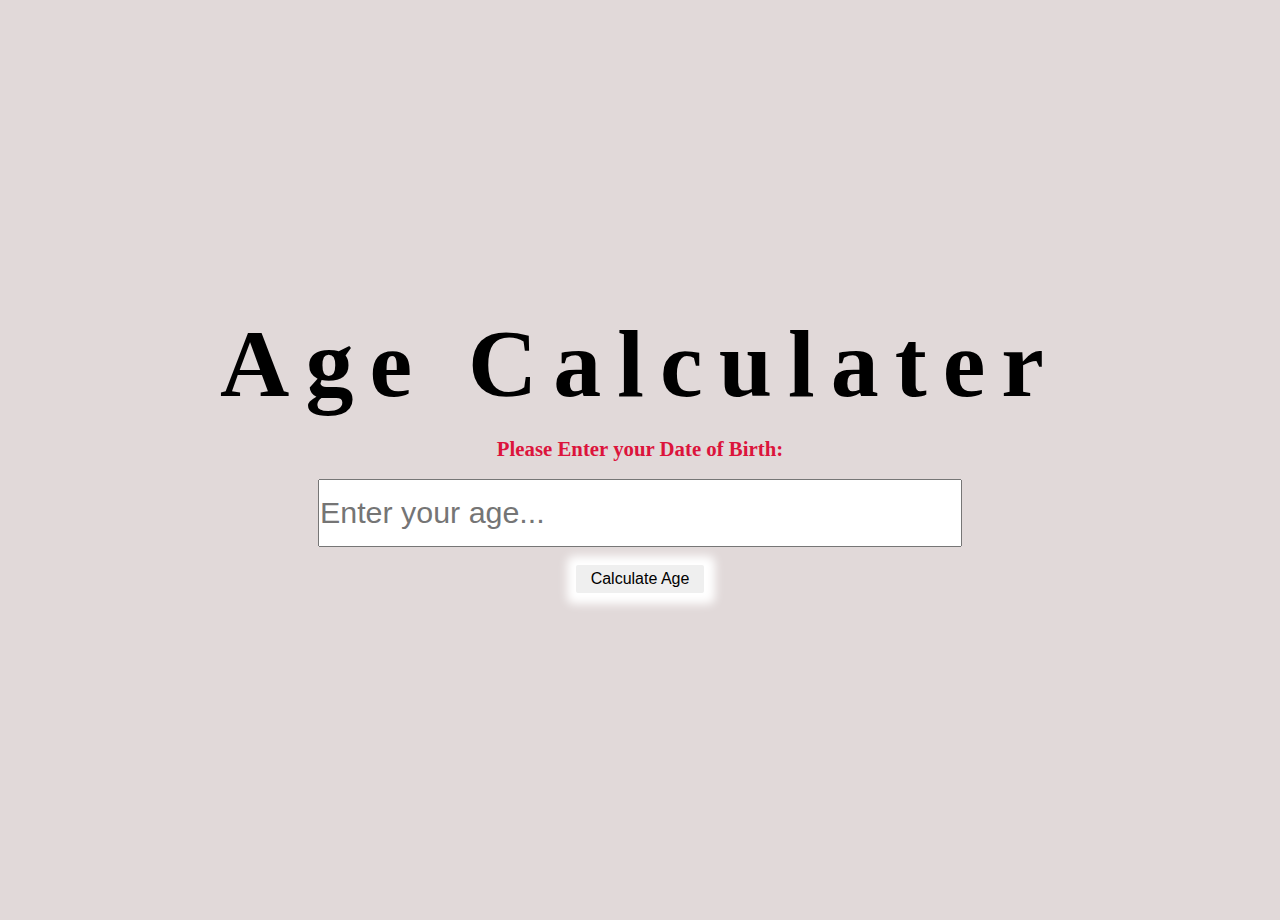
<file: Age Calculater/index.html>
<!DOCTYPE html>
<html lang="en">
  <head>
    <meta charset="UTF-8" />
    <meta name="viewport" content="width=device-width, initial-scale=1.0" />
    <title>Age Calculater</title>
    <link rel="stylesheet" href="style.css" />
  </head>
  <body>
    <div>
      <h2>Age Calculater</h2>
      <br />
      <h4>Please Enter your Date of Birth:</h4>
      <br />
      <input id="input" type="text" placeholder="Enter your age..." /> <br />
      <button id="calculateAge">Calculate Age</button>
    </div>

    <p id="ageShow"></p>

    <script src="app.js"></script>
  </body>
</html>
</file>
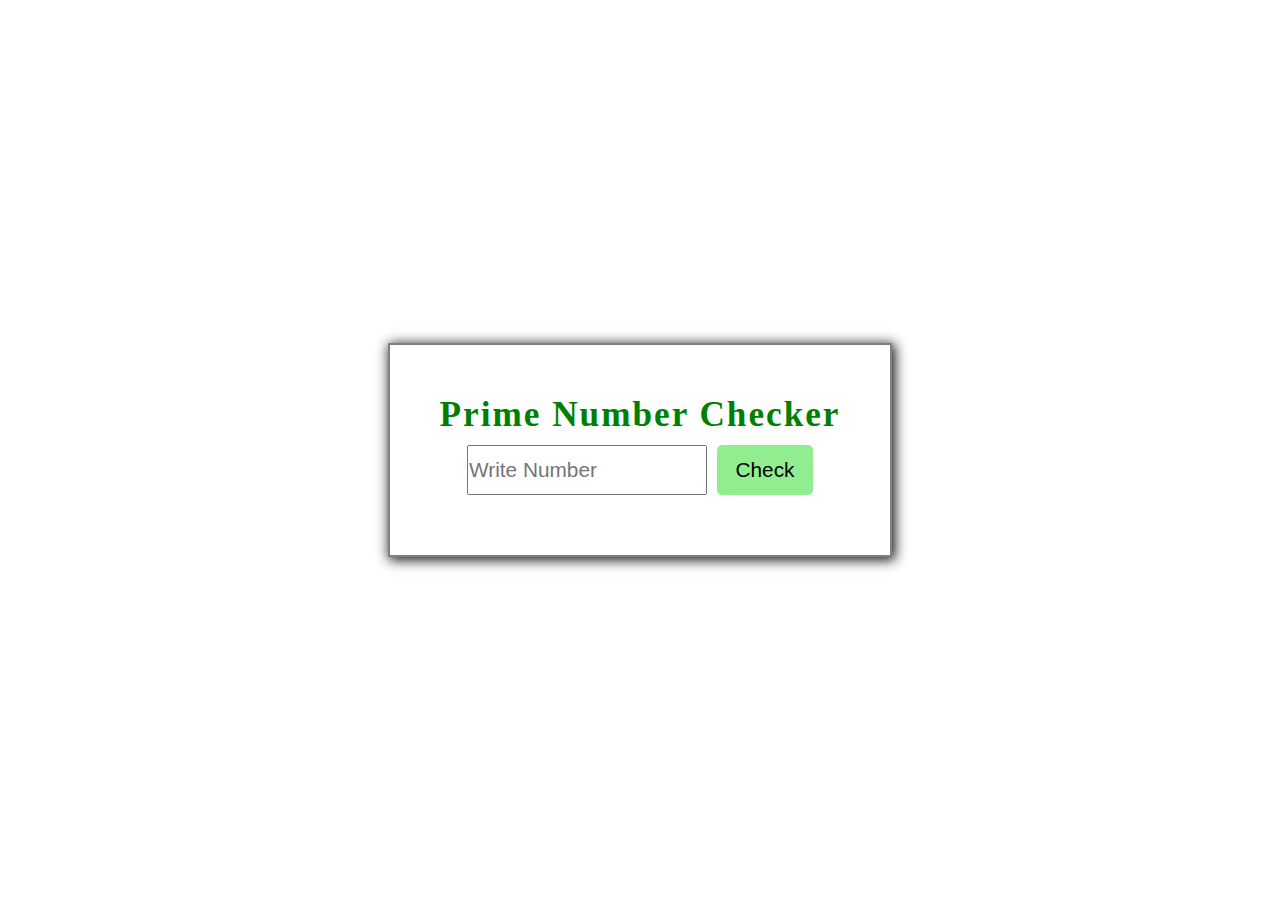
<file: Check Prime_and_Non-Prime_Number/index.html>
<!DOCTYPE html>
<html lang="en">
  <head>
    <meta charset="UTF-8" />
    <meta name="viewport" content="width=device-width, initial-scale=1.0" />
    <link rel="stylesheet" href="style.css" />
    <title>Document</title>
  </head>
  <body>
    <div class="container">
      <h2>Prime Number Checker</h2>
      <div class="inputContainer">
        <input id="input" type="text" placeholder="Write Number" />
        <button id="checkBtn">Check</button>
      </div>
      <div class="result">
        <p id="resultstatus"></p>
      </div>
    </div>

    <script>
      const input = document.getElementById("input");
      const checkBtn = document.getElementById("checkBtn");
      const resultStatus = document.getElementById("resultstatus");

      checkBtn.addEventListener("click", () => {
        const num = parseInt(input.value);

        if (isNaN(num) || num < 1) {
          resultStatus.textContent = "Please enter a valid positive number.";
          return;
        }

        if (isPrime(num)) {
          resultStatus.textContent = `${num} is a Prime Number ✅`;
        } else {
          resultStatus.textContent = `${num} is NOT a Prime Number ❌`;
        }
      });

      function isPrime(n) {
        if (n < 2) return false;
        for (let i = 2; i <= Math.sqrt(n); i++) {
          if (n % i === 0) return false;
        }
        return true;
      }
    </script>
  </body>
</html>
</file>
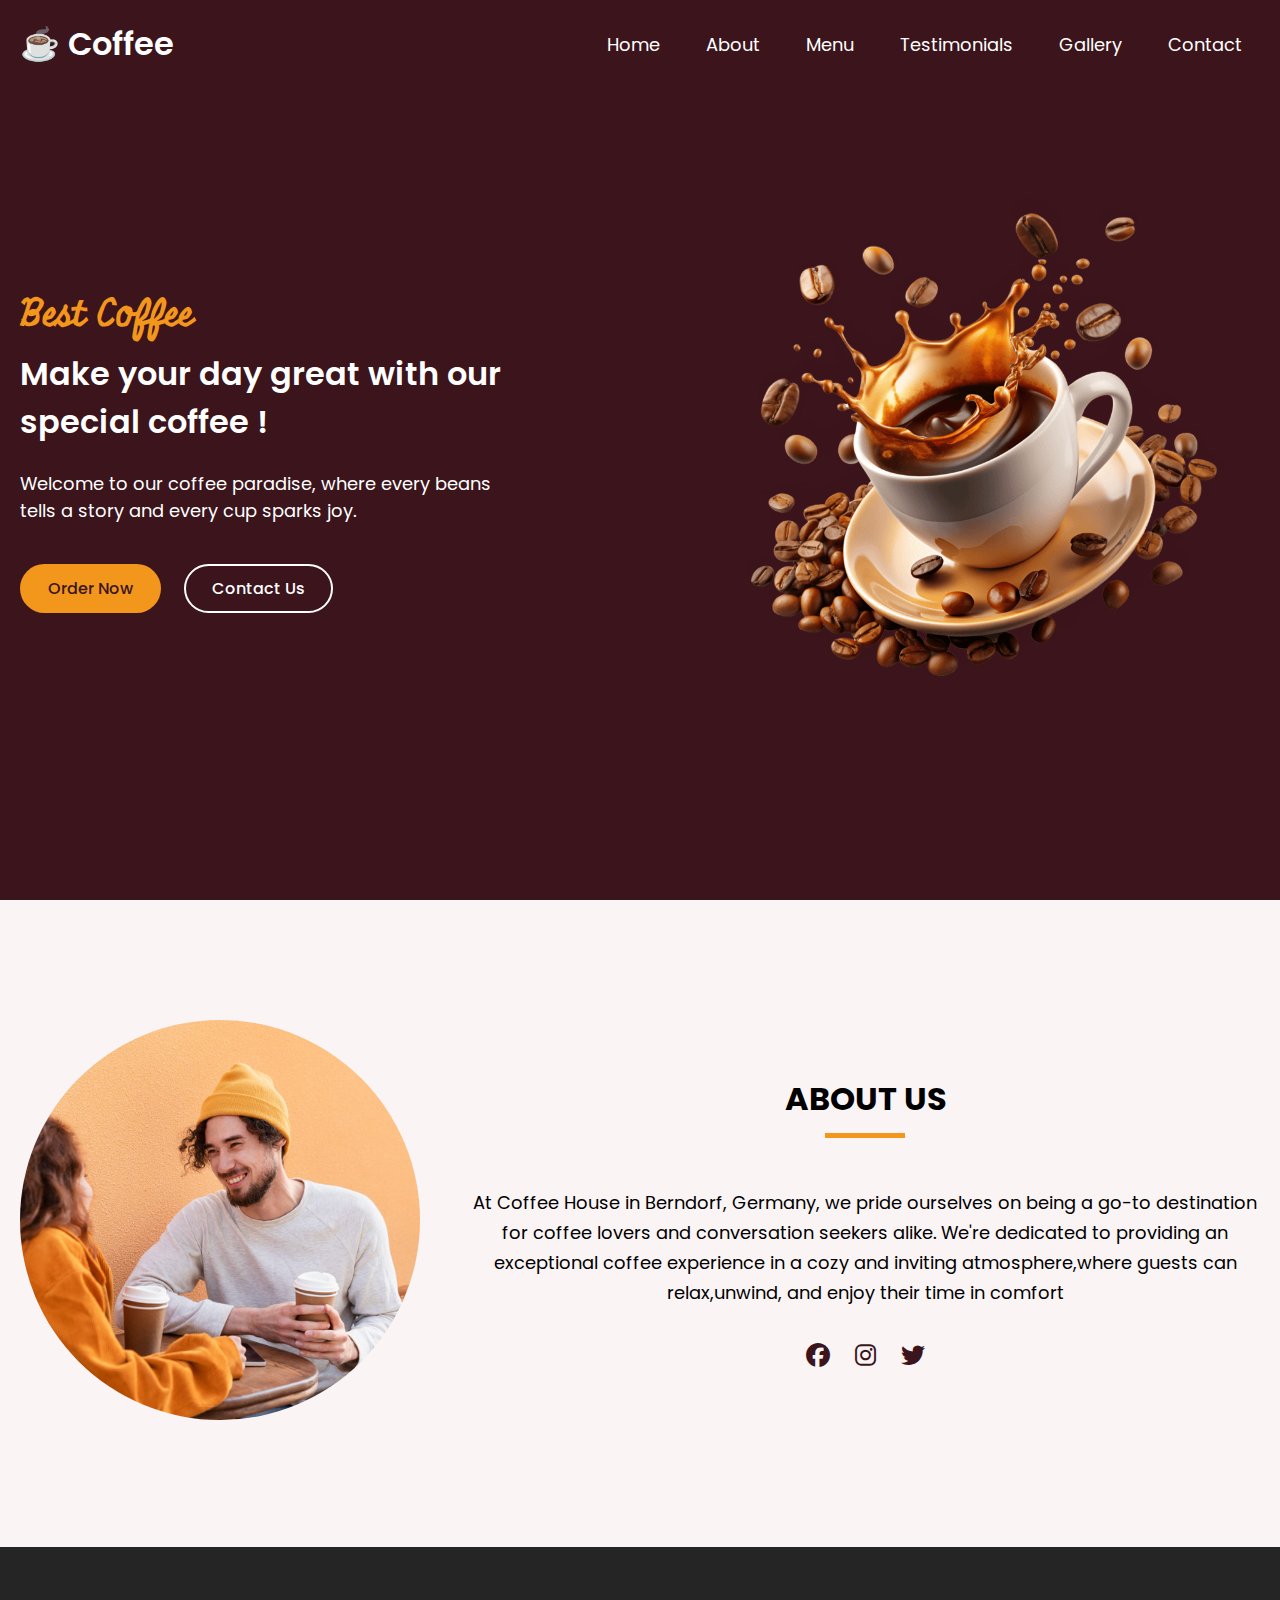
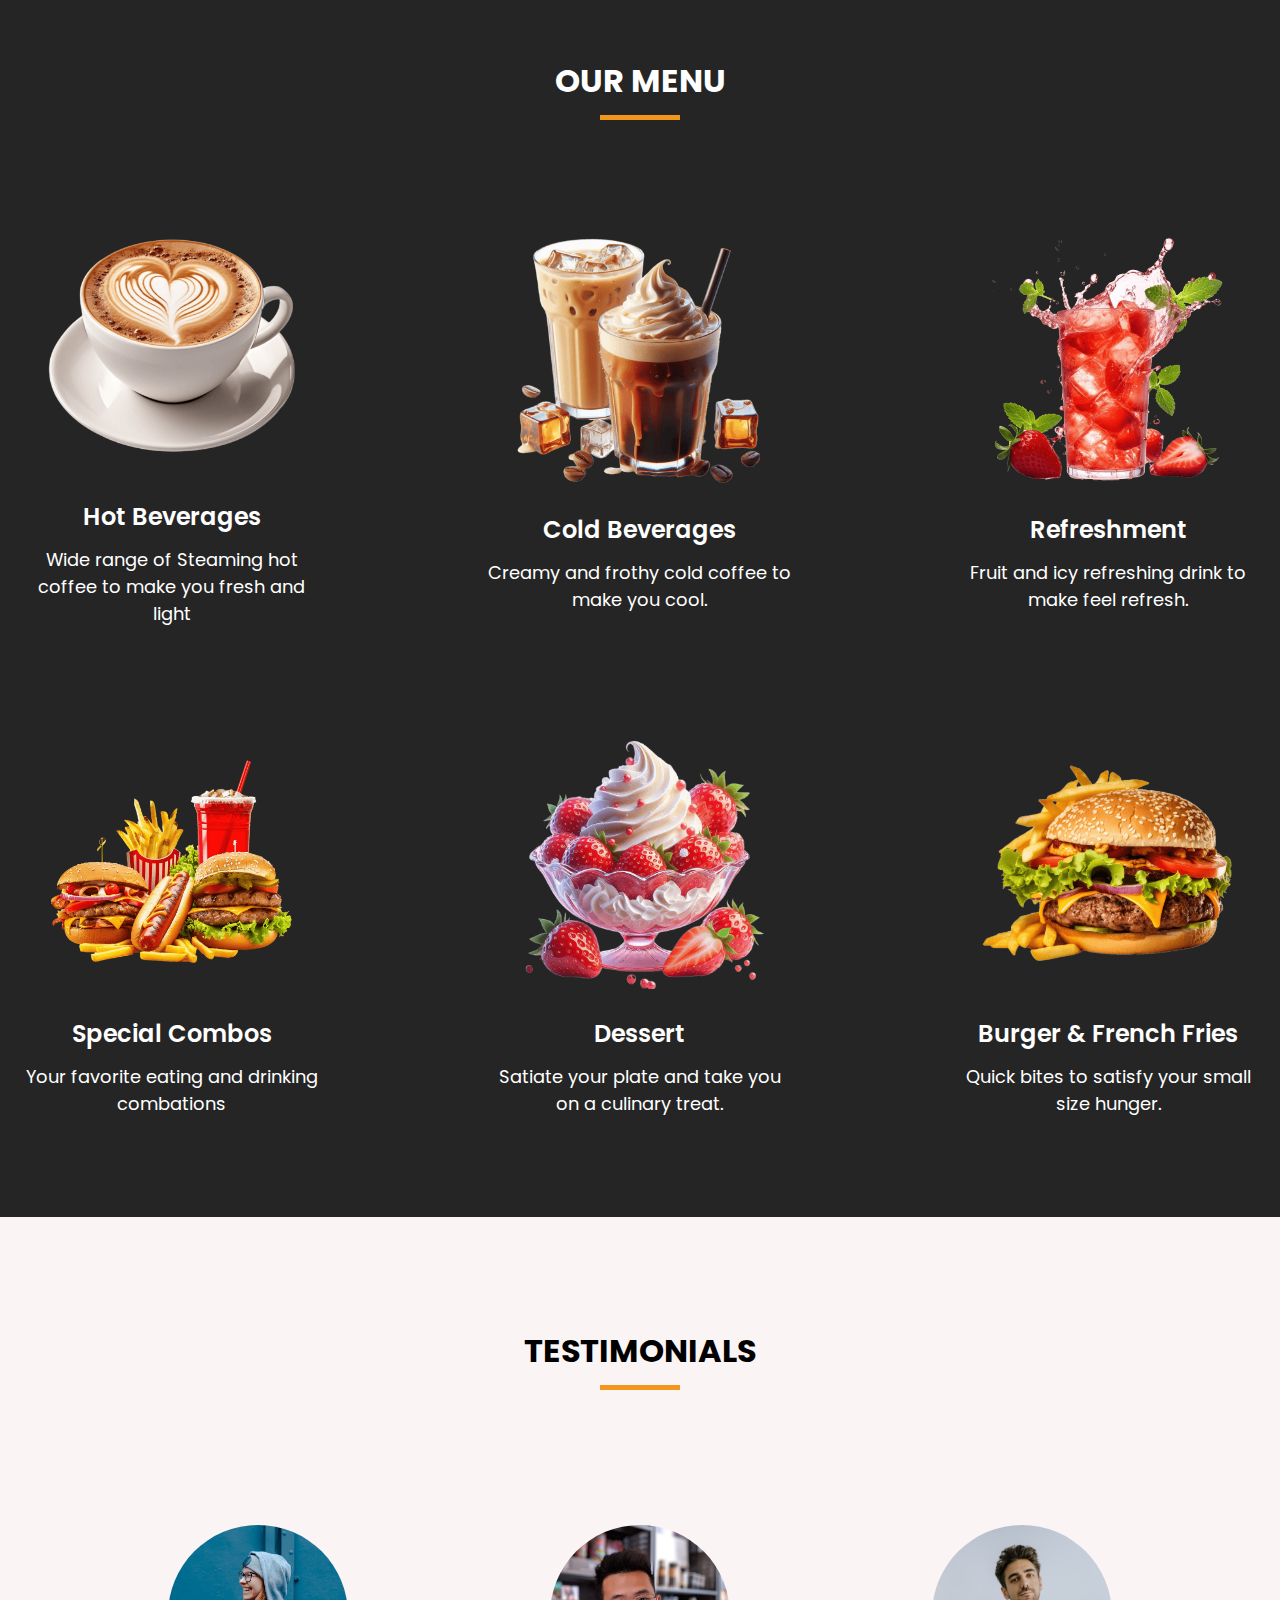
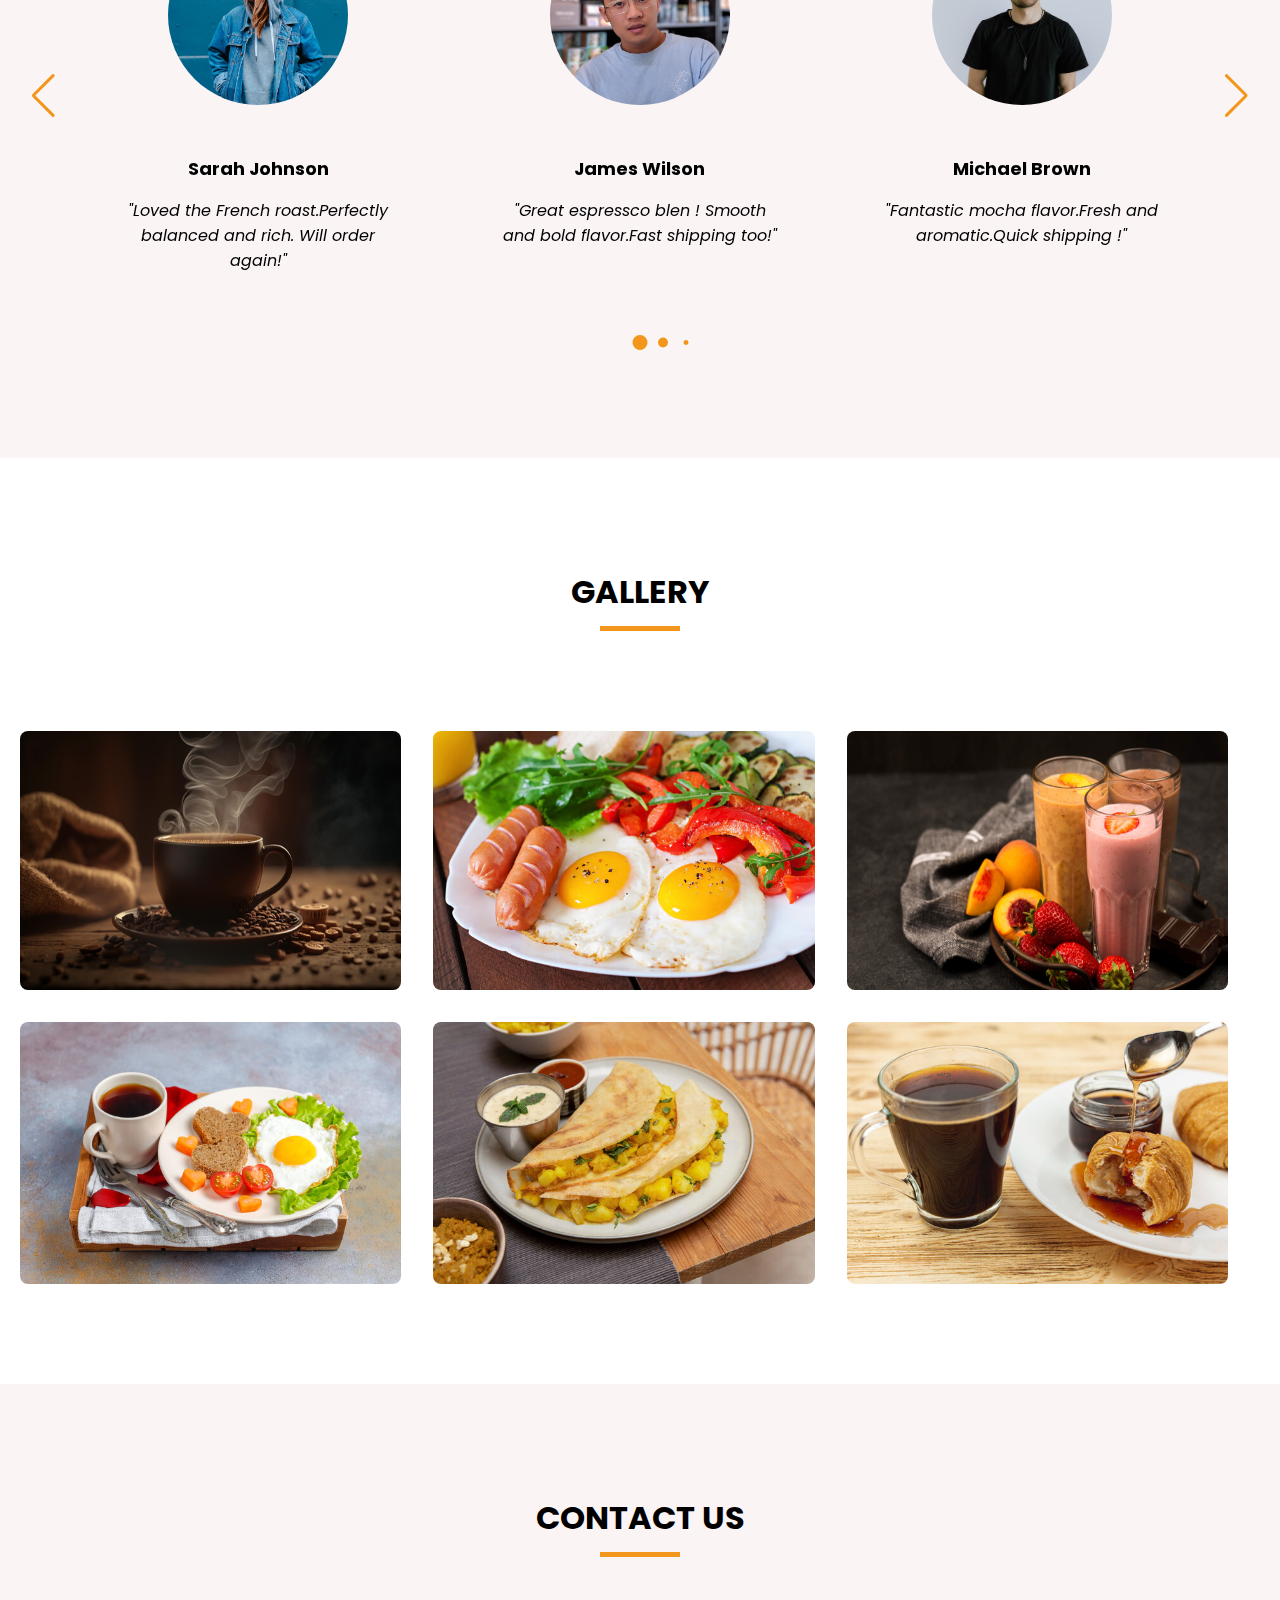
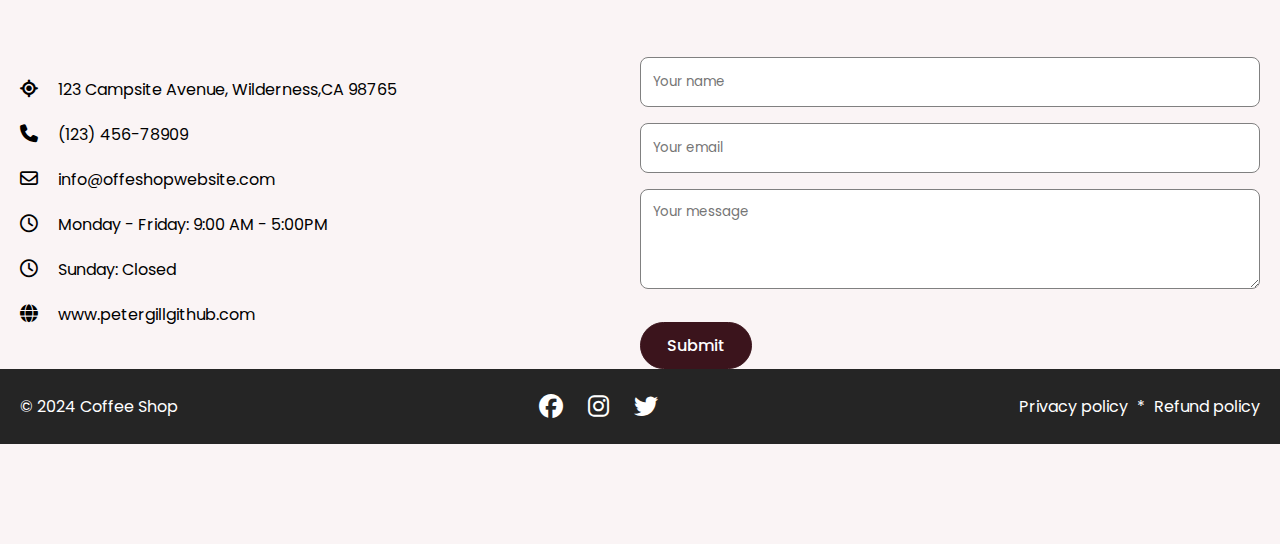
<file: Coffee Website/index.html>
<!DOCTYPE html>
<html lang="en">
  <head>
    <meta charset="UTF-8" />
    <meta name="viewport" content="width=device-width, initial-scale=1.0" />
    <title>Coffee WebSit</title>

    <!-- Linking Font Awesome Icons -->
    <link
      rel="stylesheet"
      href="https://cdnjs.cloudflare.com/ajax/libs/font-awesome/6.7.2/css/all.min.css"
    />
    <!-- Link Swipper CSS -->
    <link
      rel="stylesheet"
      href="https://cdn.jsdelivr.net/npm/swiper@11/swiper-bundle.min.css"
    />
    <link rel="stylesheet" href="style.css" />
  </head>
  <body>
    <!-- Header  / NavBar-->
    <header>
      <nav class="navbar section-content">
        <a href="#" class="nav-logo">
          <h2 class="logo-text">☕️ Coffee</h2>
        </a>
        <ul class="nav-menu">
          <button id="menu-close-button" class="fas fa-times"></button>
          <li class="nav-item">
            <a href="#" class="nav-link">Home</a>
          </li>
          <li class="nav-item">
            <a href="#about" class="nav-link">About</a>
          </li>
          <li class="nav-item">
            <a href="#menu" class="nav-link">Menu</a>
          </li>
          <li class="nav-item">
            <a href="#testimonials" class="nav-link">Testimonials</a>
          </li>
          <li class="nav-item">
            <a href="#gallery" class="nav-link">Gallery</a>
          </li>
          <li class="nav-item">
            <a href="#contact" class="nav-link">Contact</a>
          </li>
        </ul>
        <button id="menu-open-button" class="fas fa-bars"></button>
      </nav>
    </header>

    <main>
      <!-- Hero Section -->
      <section class="hero-section">
        <div class="section-content">
          <div class="hero-details">
            <h2 class="title">Best Coffee</h2>
            <h3 class="subtitle">
              Make your day great with our special coffee !
            </h3>
            <p class="description">
              Welcome to our coffee paradise, where every beans tells a story
              and every cup sparks joy.
            </p>

            <div class="buttons">
              <a href="#" class="button order-now">Order Now</a>
              <a href="#" class="button contact-us">Contact Us</a>
            </div>
          </div>
          <div class="hero-image-wrapper">
            <img
              src="images 2/coffee-hero-section.png"
              alt="Hero"
              class="hero-image"
            />
          </div>
        </div>
      </section>

      <!-- About Section -->

      <section class="about-section" id="about">
        <div class="section-content">
          <div class="about-image-wrapper">
            <img
              src="images 2/about-image.jpg"
              alt="About"
              class="about-image"
            />
          </div>
          <div class="about-details">
            <h2 class="section-title">About Us</h2>
            <p class="text">
              At Coffee House in Berndorf, Germany, we pride ourselves on being
              a go-to destination for coffee lovers and conversation seekers
              alike. We're dedicated to providing an exceptional coffee
              experience in a cozy and inviting atmosphere,where guests can
              relax,unwind, and enjoy their time in comfort
            </p>

            <div class="social-link-list">
              <a href="" class="social-link"
                ><i class="fa-brands fa-facebook"></i
              ></a>
              <a href="" class="social-link"
                ><i class="fa-brands fa-instagram"></i
              ></a>
              <a href="" class="social-link"
                ><i class="fa-brands fa-twitter"></i
              ></a>
            </div>
          </div>
        </div>
      </section>

      <!-- MENU SECTION  -->
      <section class="menu-section" id="menu">
        <h2 class="section-title">Our Menu</h2>
        <div class="section-content">
          <ul class="menu-list">
            <li class="menu-item">
              <img
                src="images 2/hot-beverages.png"
                alt="Hot Beverages"
                class="menu-image"
              />
              <h3 class="name">Hot Beverages</h3>
              <p class="text">
                Wide range of Steaming hot coffee to make you fresh and light
              </p>
            </li>
            <li class="menu-item">
              <img
                src="images 2/cold-beverages.png"
                alt="Cold Beverages"
                class="menu-image"
              />
              <h3 class="name">Cold Beverages</h3>
              <p class="text">
                Creamy and frothy cold coffee to make you cool.
              </p>
            </li>
            <li class="menu-item">
              <img
                src="images 2/refreshment.png"
                alt="Refreshment"
                class="menu-image"
              />
              <h3 class="name">Refreshment</h3>
              <p class="text">
                Fruit and icy refreshing drink to make feel refresh.
              </p>
            </li>
            <li class="menu-item">
              <img
                src="images 2/special-combo.png"
                alt="Special Combos"
                class="menu-image"
              />
              <h3 class="name">Special Combos</h3>
              <p class="text">Your favorite eating and drinking combations</p>
            </li>
            <li class="menu-item">
              <img
                src="images 2/desserts.png"
                alt="Dessert"
                class="menu-image"
              />
              <h3 class="name">Dessert</h3>
              <p class="text">
                Satiate your plate and take you on a culinary treat.
              </p>
            </li>
            <li class="menu-item">
              <img
                src="images 2/burger-frenchfries.png"
                alt="Burger & French Fries"
                class="menu-image"
              />
              <h3 class="name">Burger & French Fries</h3>
              <p class="text">Quick bites to satisfy your small size hunger.</p>
            </li>
          </ul>
        </div>
      </section>

      <!-- Testimonials Section -->
      <section class="testimonials-section" id="testimonials">
        <h2 class="section-title">Testimonials</h2>
        <div class="section-content">
          <div class="slider-container swiper">
            <div class="slider-wrapper">
              <ul class="testimonials-list swiper-wrapper">
                <li class="testimonial swiper-slide">
                  <img
                    src="images 2/user-1.jpg"
                    alt="User"
                    class="user-image"
                  />
                  <h3 class="name">Sarah Johnson</h3>
                  <i class="feedback"
                    >"Loved the French roast.Perfectly balanced and rich. Will
                    order again!"</i
                  >
                </li>
                <li class="testimonial swiper-slide">
                  <img
                    src="images 2/user-2.jpg"
                    alt="User"
                    class="user-image"
                  />
                  <h3 class="name">James Wilson</h3>
                  <i class="feedback"
                    >"Great espressco blen ! Smooth and bold flavor.Fast
                    shipping too!"</i
                  >
                </li>
                <li class="testimonial swiper-slide">
                  <img
                    src="images 2/user-3.jpg"
                    alt="User"
                    class="user-image"
                  />
                  <h3 class="name">Michael Brown</h3>
                  <i class="feedback"
                    >"Fantastic mocha flavor.Fresh and aromatic.Quick shipping
                    !"</i
                  >
                </li>
                <li class="testimonial swiper-slide">
                  <img
                    src="images 2/user-4.jpg"
                    alt="User"
                    class="user-image"
                  />
                  <h3 class="name">Emily Harris</h3>
                  <i class="feedback"
                    >"Excellent quality! Fresh beans and quick delivery.Highly
                    recommend.!"</i
                  >
                </li>
                <li class="testimonial swiper-slide">
                  <img
                    src="images 2/user-5.jpg"
                    alt="User"
                    class="user-image"
                  />
                  <h3 class="name">Anthony Thompson</h3>
                  <i class="feedback"
                    >"Best decaf I've tried ! Smooth and flavorful.Arrived
                    promptly!"</i
                  >
                </li>
              </ul>

              <div class="swiper-pagination"></div>
              <div class="swiper-slide-button swiper-button-prev"></div>
              <div class="swiper-slide-button swiper-button-next"></div>
            </div>
          </div>
        </div>
      </section>

      <!-- Gallery Sectoin  -->
      <section class="gallery-section" id="gallery">
        <h2 class="section-title">Gallery</h2>
        <div class="section-content">
          <ul class="gallery-list">
            <li class="gallery-item">
              <img
                src="images 2/gallery-1.jpg"
                alt="Gallery"
                class="gallery-image"
              />
            </li>
            <li class="gallery-item">
              <img
                src="images 2/gallery-2.jpg"
                alt="Gallery"
                class="gallery-image"
              />
            </li>
            <li class="gallery-item">
              <img
                src="images 2/gallery-3.jpg"
                alt="Gallery"
                class="gallery-image"
              />
            </li>
            <li class="gallery-item">
              <img
                src="images 2/gallery-4.jpg"
                alt="Gallery"
                class="gallery-image"
              />
            </li>
            <li class="gallery-item">
              <img
                src="images 2/gallery-5.jpg"
                alt="Gallery"
                class="gallery-image"
              />
            </li>
            <li class="gallery-item">
              <img
                src="images 2/gallery-6.jpg"
                alt="Gallery"
                class="gallery-image"
              />
            </li>
          </ul>
        </div>
      </section>

      <!-- Contact US Section -->
      <section class="contact-section" id="contact">
        <h2 class="section-title">Contact Us</h2>
        <div class="section-content">
          <ul class="contact-info-list">
            <li class="contact-info">
              <i class="fa-solid fa-location-crosshairs"></i>
              <p>123 Campsite Avenue, Wilderness,CA 98765</p>
              
              <li class="contact-info">
                <i class="fa-solid fa-phone"></i>
                <p>(123) 456-78909</p>
              </li>
              <li class="contact-info">
                <i class="fa-regular fa-envelope"></i>
                <p>info@offeshopwebsite.com</p>
              </li>
              <li class="contact-info">
                <i class="fa-regular fa-clock"></i>
                <p>Monday - Friday: 9:00 AM - 5:00PM</p>
              </li>
              <li class="contact-info">
                <i class="fa-regular fa-clock"></i>
                <p>Sunday: Closed</p>
              </li>
              <li class="contact-info">
                <i class="fa-solid fa-globe"></i>
                <p>www.petergillgithub.com</p>
              </li>
            </li>
          </ul>

          <form action="#" class="contact-form">
            <input type="text" class="form-input" placeholder="Your name" required>
            <input type="email" class="form-input" placeholder="Your email" required>
            <textarea placeholder="Your message" class="form-input"></textarea>
            <button class=" submit-button">Submit</button>
          </form>
        </div>


        <!-- Footer Section -->
        <footer class="footer-section">

          <div class="section-content">
            <p class="copyright-text"> © 2024 Coffee Shop</p>
            
            <div class="social-link-list">
              <a href="" class="social-link"
                ><i class="fa-brands fa-facebook"></i
              ></a>
              <a href="" class="social-link"
                ><i class="fa-brands fa-instagram"></i
              ></a>
              <a href="" class="social-link"
                ><i class="fa-brands fa-twitter"></i
              ></a>
            </div>
            <p class="policy-text">
              <a href="#" class="policy-link">Privacy policy</a>
              <span class="separator">*</span>
              <a href="" class="policy-link">Refund policy</a>
            </p>
          </div>
        </footer>
      </section>
    </main>

    <!-- Linking Swipper Script -->
    <script src="https://cdn.jsdelivr.net/npm/swiper@11/swiper-bundle.min.js"></script>

    <!-- Linkding Custom Script -->
    <script src="app.js"></script>
  </body>
</html>
</file>
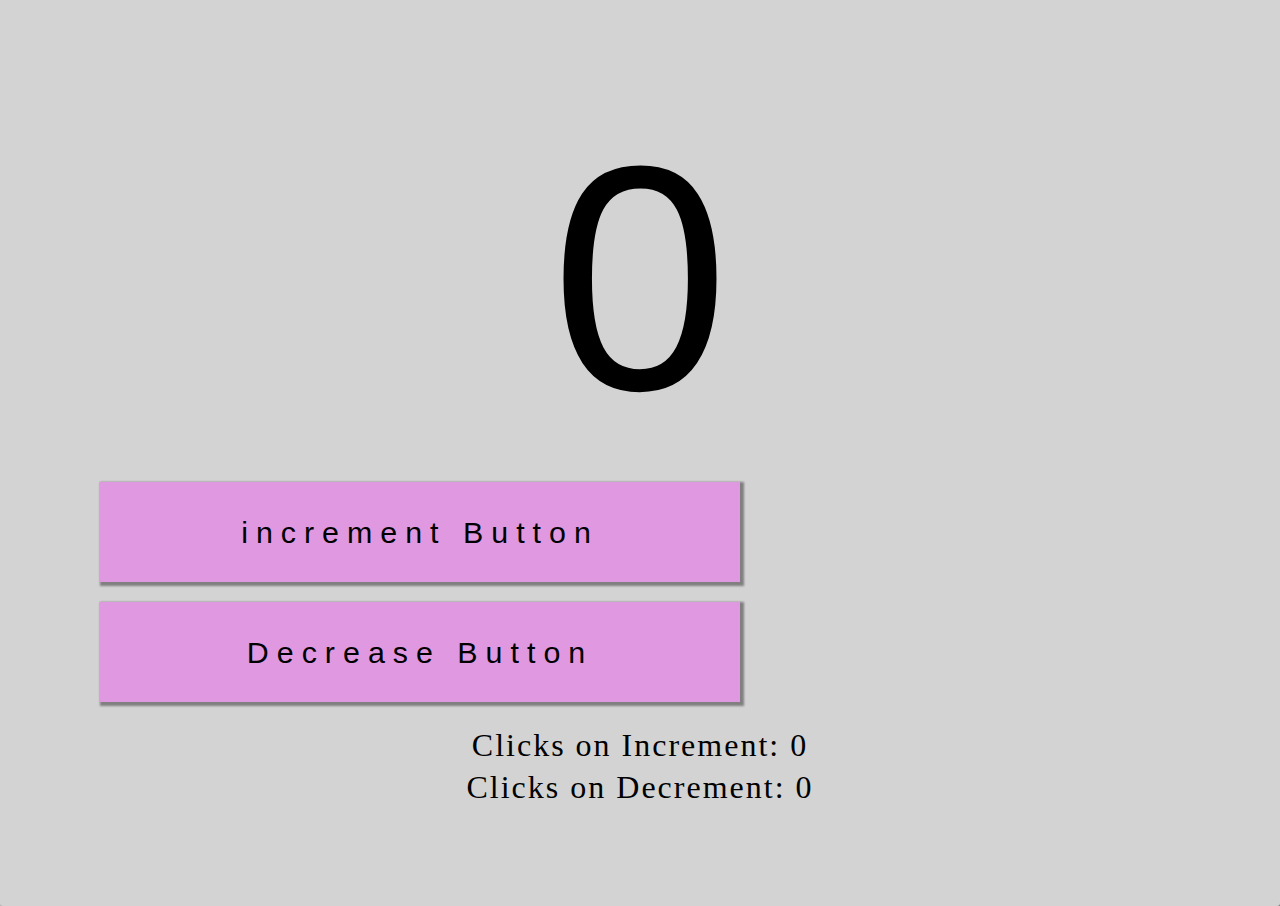
<file: Counter_App/index.html>
<!DOCTYPE html>
<html lang="en">
  <head>
    <meta charset="UTF-8" />
    <meta name="viewport" content="width=device-width, initial-scale=1.0" />
    <link rel="stylesheet" href="style.css" />
    <title>Document</title>
  </head>
  <body>
    <div class="container">
      <div class="counter">
        <p id="count">0</p>
      </div>
      <div class="buttons">
        <button id="increment_Button">increment Button</button>
        <button id="decrease_Button">Decrease Button</button>
      </div>
      <div class="click">
        <p>Clicks on Increment: <span id="incount">0</span></p>
        <p>Clicks on Decrement: <span id="decount">0</span></p>
      </div>
    </div>

    <script src="app.js"></script>
  </body>
</html>
</file>
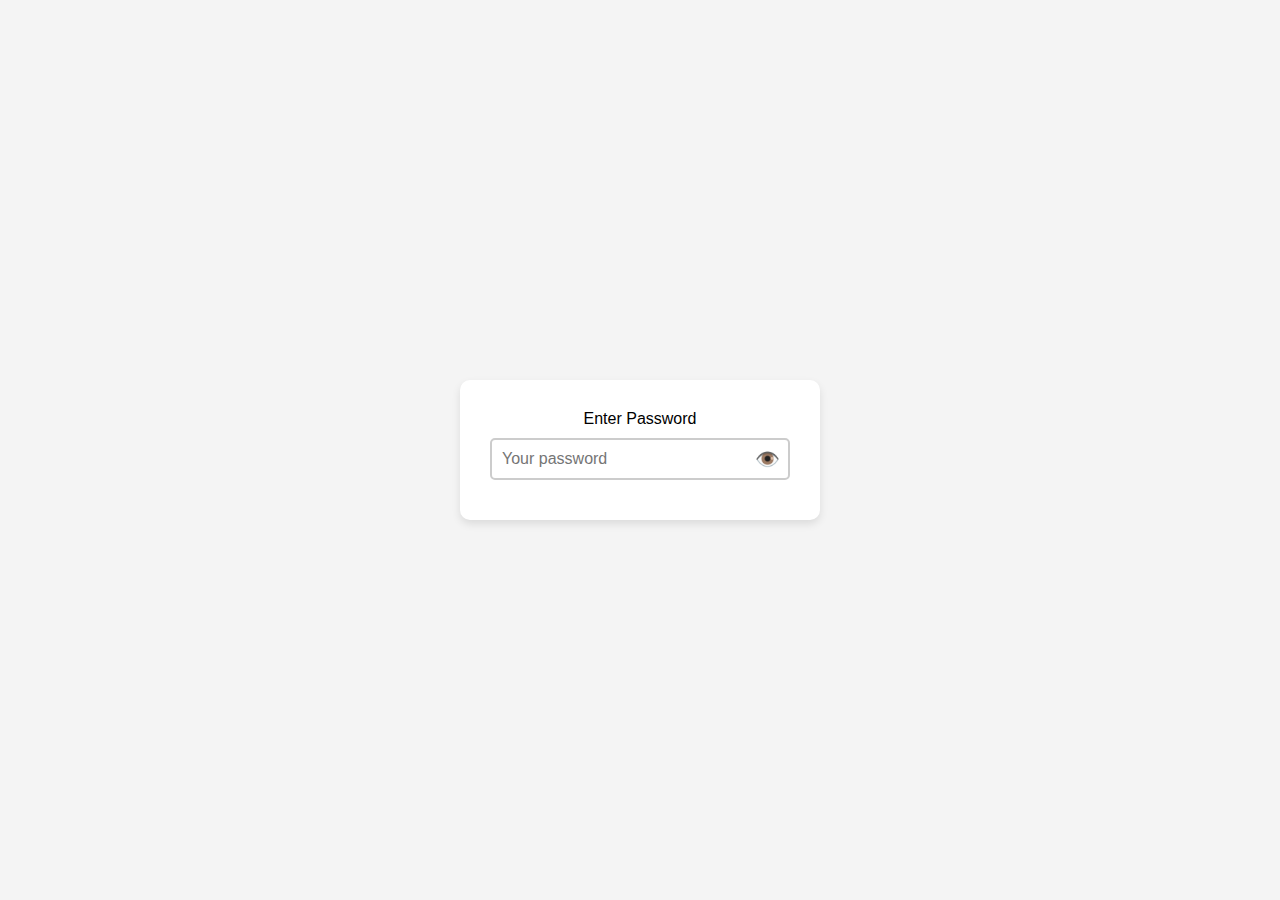
<file: Show_And_Hide_Password/index.html>
<!DOCTYPE html>
<html lang="en">
  <head>
    <meta charset="UTF-8" />
    <meta name="viewport" content="width=device-width, initial-scale=1.0" />
    <link rel="stylesheet" href="style.css" />
    <title>Document</title>
  </head>
  <body>
    <div class="container">
      <label for="passes">Enter Password</label>
      <div class="input-container">
        <input id="passes" placeholder="Your password" type="password" />
        <span class="eye-icon" id="eye-icon"> 👁️ </span>
      </div>
    </div>

    <script>
      const password = document.getElementById("passes");
      const eye_icon = document.getElementById("eye-icon");

      eye_icon.addEventListener("click", () => {
        if (password.type === "password") {
          password.type = "text";
          eye_icon.textContent = "🙈";
        } else {
          password.type = "password";
          eye_icon.textContent = "👁️";
        }
      });
    </script>
  </body>
</html>
</file>
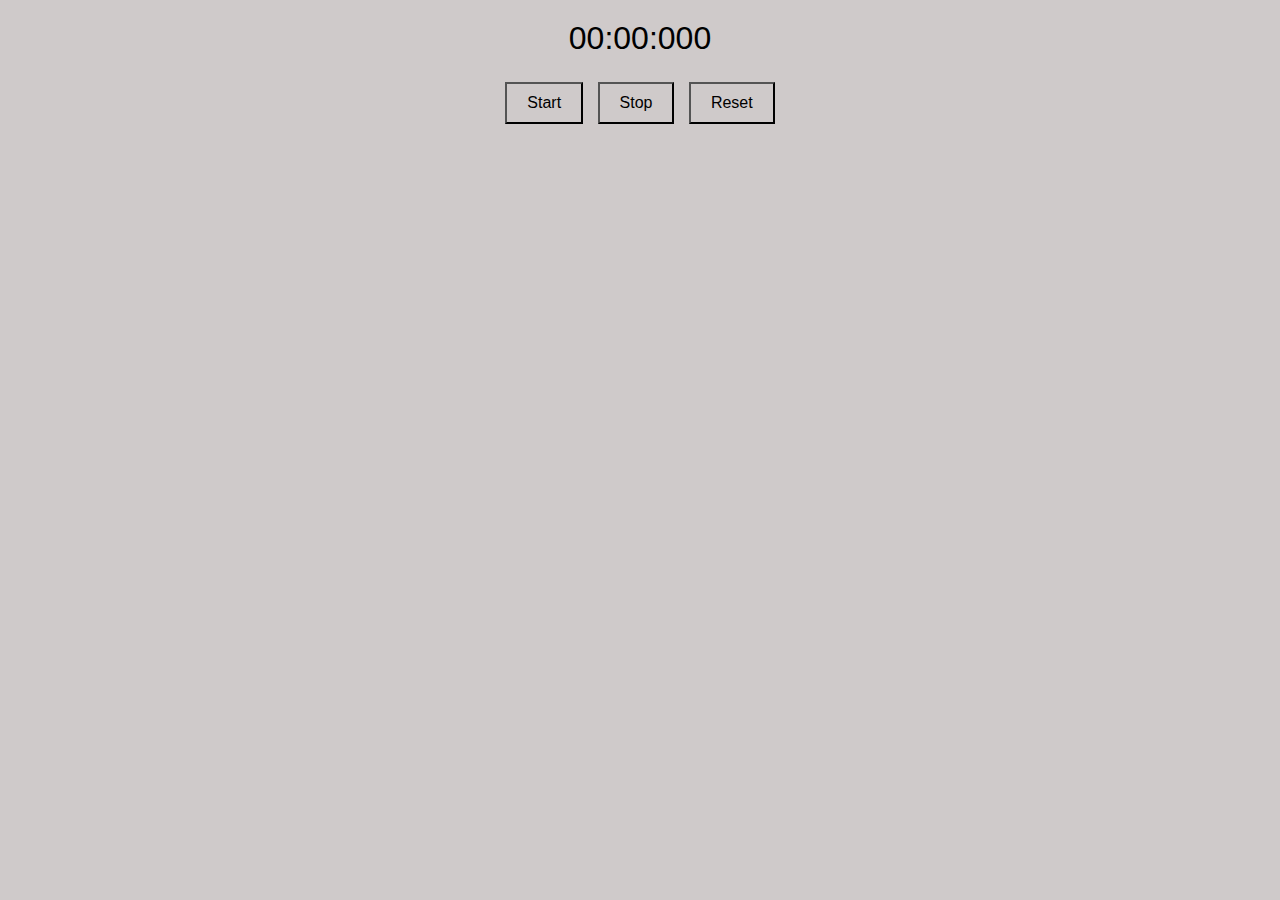
<file: StopWatch/index.html>
<!DOCTYPE html>
<html lang="en">
  <head>
    <meta charset="UTF-8" />
    <meta name="viewport" content="width=device-width, initial-scale=1.0" />
    <title>Document</title>
    <link rel="stylesheet" href="style.css" />
  </head>

  <div id="display">00:00:000</div>
  <button id="startButton">Start</button>
  <button id="stopButton">Stop</button>
  <button id="resetButton">Reset</button>
  <script src="app.js"></script>
</html>
</file>
<file: Age Calculater/style.css>
* {
  margin: 0;
  padding: 0;
}

body {
  background-color: rgb(225, 217, 217);
}

div {
  display: flex;
  flex-direction: column;
  justify-content: center;
  align-items: center;
  height: 100vh;
}

h2 {
  font-size: 6rem;
  letter-spacing: 1rem;
}
h4 {
  font-size: 1.3rem;
  color: crimson;
}

input {
  height: 4rem;
  width: 40rem;
  font-size: 1.9rem;
}
button {
  font-size: 1rem;
  padding: 5px 15px;
  border-radius: 2px;
  border: none;
  box-shadow: 1px 1px 10px 10px white;
}

p {
  font-size: 4rem;
  color: green;
  margin-top: 20px;
}
</file>
<file: Check Prime_and_Non-Prime_Number/style.css>
* {
  margin: 0;
  padding: 0;
  box-sizing: border-box;
}

body {
  display: flex;
  flex-direction: column;
  justify-content: center;
  align-items: center;
  height: 100vh;
}

.container {
  box-shadow: 2px 2px 12px 1px rgb(22, 21, 21);
  border: 2px solid gray;
  padding: 50px 50px;
}
.container h2 {
  margin-bottom: 10px;
  letter-spacing: 2px;
  font-family: cursive;
  color: green;
  font-weight: bold;
  font-size: 2.2rem;
}

.container .inputContainer {
  display: flex;
  flex-direction: row;
  justify-content: center;
  align-items: center;
  gap: 10px;
}

.container .inputContainer input {
  height: 50px;
  width: 15rem;
  font-size: 1.3rem;
}

.container .inputContainer button {
  height: 50px;
  width: 6rem;
  border: none;
  border-radius: 5px;
  font-size: 1.3rem;
  background-color: lightgreen;
}

.container .result {
  display: flex;
  justify-content: center;
  font-size: 18px;
  margin-top: 10px;
  font-weight: bold;
}
</file>
<file: Coffee Website/style.css>
/* Importing Google Fonts */
@import url("https://fonts.googleapis.com/css2?family=Miniver&family=Poppins:ital,wght@0,400;0,500;0,600;0,700;1,400&display=swap");

* {
  font-family: "Poppins", sans-serif;
  margin: 0;
  padding: 0;
  box-sizing: border-box;
}

:root {
  /* Colors */
  --white-color: #fff;
  --dark-color: #252525;
  --primary-color: #3b141c;
  --secondry-color: #f3961c;
  --light-pink-color: #faf4f5;
  -medium-gray-color: #ccc;

  /* Font size */
  --font-size-s: 0.9rem;
  --font-size-n: 1rem;
  --font-size-m: 1.12rem;
  --font-size-l: 1.5rem;
  --font-size-xl: 2rem;
  --font-size-xxl: 2.3rem;

  /* Font Weight */
  --font-weight-normal: 400;
  --font-weight-medium: 500;
  --font-weight-semibold: 600;
  --font-weight-bold: 700;

  /* Border Radius */
  --border-radius-s: 8px;
  --border-radius-m: 30px;
  --border-radius-circle: 50%;

  /* Site max width */
  --site-max-width: 1300px;
}

html {
  scroll-behavior: smooth;
}

/* Styling the whole site */

ul {
  list-style: none;
}

a {
  text-decoration: none;
}

button {
  cursor: pointer;
  border: none;
  background: none;
}

img {
  width: 100%;
}

.section-content {
  margin: 0 auto;
  padding: 0 20px;
  /* z-index: 5; */
  max-width: var(--site-max-width);
}

.section-title {
  text-align: center;
  text-transform: uppercase;
  font-size: var(--font-size-xl);
  padding: 60px 0 100px;
}

.section-title::after {
  content: "";
  height: 5px;
  width: 80px;
  background-color: var(--secondry-color);
  display: block;
  margin: 10px auto 0;
  border-radius: var(--primary-color);
}

/* NavBar Styling */
header {
  position: fixed;
  width: 100%;
  background: var(--primary-color);
}

header .navbar {
  display: flex;
  justify-content: space-between;
  align-items: center;
  padding: 20px;
}

.navbar .nav-logo .logo-text {
  color: var(--white-color);
  font-size: var(--font-size-xl);
  font-weight: var(--font-weight-semibold);
}

.navbar .nav-menu {
  display: flex;
  gap: 10px;
}

.navbar .nav-menu .nav-link {
  padding: 10px 18px;
  color: var(--white-color);
  border-radius: var(--border-radius-m);
  font-size: var(--font-size-m);
  transition: 0.3s ease;
}

.navbar .nav-menu .nav-link:hover {
  background: var(--secondry-color);
  color: var(--primary-color);
}

.navbar :where(#menu-close-button, #menu-open-button) {
  display: none;
}

/* Hero Section Styling */
.hero-section {
  background: var(--primary-color);
  min-height: 100vh;
}

.hero-section .section-content {
  display: flex;
  justify-content: space-between;
  color: var(--white-color);
  min-height: 100vh;
  align-items: center;
}

.hero-section .hero-details .title {
  color: var(--secondry-color);
  font-size: var(--font-size-xxl);
  font-family: "Miniver", sans-serif;
}

.hero-section .hero-details .subtitle {
  font-size: var(--font-size-xl);
  margin-top: 8px;
  max-width: 70%;
  font-weight: var(--font-weight-semibold);
}

.hero-section .hero-details .description {
  font-size: var(--font-size-m);
  margin: 24px 0px 40px;
  max-width: 70%;
}

.hero-section .hero-details .buttons {
  display: flex;
  gap: 23px;
}

.hero-section .hero-details .button {
  background: var(--secondry-color);
  color: var(--primary-color);
  padding: 10px 26px;
  border-radius: var(--border-radius-m);
  border: 2px solid transparent;
  font-weight: var(--font-weight-medium);
  transition: 0.3s ease;
}

.hero-section .hero-details .button:hover,
.hero-section .hero-details .contact-us {
  color: var(--white-color);
  background: transparent;
  border-color: var(--white-color);
}

.hero-section .hero-details .contact-us:hover {
  color: var(--primary-color);
  background: var(--secondry-color);
  border-color: var(--secondry-color);
}
.hero-section .hero-image-wrapper {
  max-width: 500px;
  margin-right: 30px;
}

/* About Section  Styling*/
.about-section {
  padding: 120px 0;
  background: var(--light-pink-color);
}

.about-section .section-content {
  display: flex;
  gap: 50px;
  justify-content: center;
  align-items: center;
}

.about-section .about-image-wrapper .about-image {
  width: 400px;
  height: 400px;
  object-fit: cover;
  border-radius: var(--border-radius-circle);
}

.about-section .about-details .section-title {
  padding: 0;
}

.about-section .about-details .text {
  line-height: 30px;
  text-align: center;
  margin: 50px 0 30px;
  font-size: var(--font-size-m);
}

.about-section .social-link-list {
  display: flex;
  gap: 25px;
  justify-content: center;
}

.about-section .social-link-list .social-link {
  color: var(--primary-color);
  font-size: var(--font-size-l);
  transition: 0.2s ease;
}

.about-section .social-link-list .social-link:hover {
  color: var(--secondry-color);
}

/* Menu Section Styling */

.menu-section {
  background: var(--dark-color);
  color: var(--white-color);
  padding: 50px 0 100px;
}

.menu-section .menu-list {
  display: flex;
  flex-wrap: wrap;
  align-items: center;
  gap: 110px;
  justify-content: space-between;
}

.menu-section .menu-list .menu-item {
  display: flex;
  flex-direction: column;
  align-items: center;
  text-align: center;
  width: calc(100% / 3 - 110px);
  justify-content: space-between;
}

.menu-section .menu-list .menu-item .menu-image {
  max-width: 83%;
  aspect-ratio: 1;
  margin-bottom: 15px;
  object-fit: contain;
}

.menu-section .menu-list .menu-item .name {
  margin: 12px;
  font-size: var(--font-size-l);
  font-weight: var(--font-weight-semibold);
}

.menu-section .menu-list .menu-item .text {
  font-size: var(--font-size-m);
}

/* Testimonials section styling */

.testimonials-section {
  padding: 50px 0 100px;
  background: var(--light-pink-color);
}

.testimonials-section .slider-wrapper {
  /* /* overflow: hidden; */
  margin: 0 60px 50px;
}

.testimonials-section .testimonial {
  user-select: none;
  padding: 35px;
  display: flex;
  flex-direction: column;
  justify-content: center;
  align-items: center;
  text-align: center;
}
.testimonials-section .testimonial .user-image {
  height: 180px;
  width: 180px;
  object-fit: cover;
  border-radius: var(--border-radius-circle);
  margin-bottom: 50px;
}

.testimonials-section .testimonial .name {
  margin-bottom: 16px;
  font-size: var(--font-size-m);
}

.testimonials-section .testimonial .name .feedback {
  line-height: 30px;
}

.testimonials-section .swiper-pagination-bullet {
  width: 15px;
  height: 15px;
  opacity: 1;
  background: var(--secondry-color);
}

.testimonials-section .swiper-slide-button {
  margin-top: -50px;
  color: var(--secondry-color);
  transition: 0.3s ease;
}

.testimonials-section .swiper-slide-button:hover {
  color: var(--primary-color);
}

/* Gallery Section Styling */
.gallery-section {
  padding: 50px 0 100px;
}

.gallery-section .gallery-list {
  display: flex;
  flex-wrap: wrap;
  gap: 32px;
}

.gallery-section .gallery-list .gallery-item {
  border-radius: var(--border-radius-s);
  overflow: hidden;
  width: calc(100% / 3 - 32px);
}

.gallery-section .gallery-item .gallery-image {
  width: 100%;
  height: 100%;
  cursor: zoom-in;
  transition: 0.3s ease;
}

.gallery-section .gallery-item:hover .gallery-image {
  transform: scale(1.3);
}

/* Contact us Section */

.contact-section {
  padding: 50px 0 100px;
  background: var(--light-pink-color);
}

.contact-section .section-content {
  display: flex;
  justify-content: flex-start;
  gap: 48px;
  justify-content: space-between;
}

.contact-section .contact-info-list .contact-info {
  display: flex;
  gap: 20px;
  margin: 20px 0;
  align-items: center;
}

.contact-section .contact-info-list .contact-info i {
  font-size: var(--font-size-m);
}

.contact-section .contact-form .form-input {
  width: 100%;
  height: 50px;
  background: var(--white-color);
  border: 1px solid grey;
  border-radius: var(--border-radius-s);
  padding: 0 12px;
  margin-bottom: 16px;
  outline: none;
}
.contact-section .contact-form {
  max-width: 50%;
}

.contact-section .contact-form .form-input:focus {
  border-color: var(--secondry-color);
}

.contact-section .contact-form textarea.form-input {
  height: 100px;
  padding: 12px;
  resize: vertical;
}

.contact-section .contact-form .submit-button {
  background: var(--primary-color);
  color: var(--white-color);
  padding: 10px 26px;
  margin-top: 10px;
  border-radius: var(--border-radius-m);
  font-weight: var(--font-weight-medium);
  font-size: var(--font-weight-medium);
  border: 1px solid var(--primary-color);
  transition: 0.3s ease;
}

.contact-section .contact-form .submit-button:hover {
  background: transparent;
  color: var(--primary-color);
}

/* Footer Section styling */

.footer-section {
  background: var(--dark-color);
  padding: 20px 0;
}

.footer-section :where(.copyright-text, .social-link, .policy-link) {
  color: var(--white-color);
  transition: 0.2s ease;
}

.footer-section .section-content {
  display: flex;
  justify-content: space-between;
  align-items: center;
}

.footer-section .social-link-list {
  display: flex;
  gap: 25px;
}
.footer-section .social-link-list .social-link {
  font-size: var(--font-size-l);
}

.footer-section .social-link-list .social-link:hover,
.footer-section .policy-text .policy-link:hover {
  color: var(--secondry-color);
}

.footer-section .policy-text .separator {
  margin: 0 5px;
  color: var(--white-color);
}
/* Responsive media query code for max width 1024px */
@media screen and (max-width: 1024px) {
  .menu-section .menu-list {
    gap: 60px;
  }
  .menu-section .menu-list .menu-item {
    width: calc(100% / 3 - 60px);
  }
}

/* Responsive media query code for max width 900px */
@media screen and (max-width: 900px) {
  :root {
    --font-size-m: 1rem;
    --font-size-l: 1.3rem;
    --font-size-xl: 1.5rem;
    --font-size-xxl: 1.8rem;
  }

  body.show-mobile-menu header::before {
    content: "";
    position: fixed;
    left: 0;
    top: 0;
    height: 100%;
    width: 100%;
    backdrop-filter: blur(5px);
    background: rgba(0, 0, 0, 0.2);
  }

  .navbar :where(#menu-close-button, #menu-open-button) {
    display: block;
    font-size: var(--font-size-l);
  }

  .navbar #menu-close-button {
    position: absolute;
    right: 30px;
    top: 30px;
  }

  .navbar #menu-open-button {
    color: var(--white-color);
  }
  .navbar .nav-menu {
    display: block;
    position: fixed;
    top: 0;
    left: -300px;
    width: 300px;
    height: 100%;
    background: var(--white-color);
    display: flex;
    flex-direction: column;
    align-items: center;
    padding: 100px;
    transition: left 0.2s ease;
  }

  body.show-mobile-menu .navbar .nav-menu {
    left: 0;
  }

  .navbar .nav-menu .nav-link {
    display: block;
    margin-top: 17px;
    color: var(--dark-color);
    font-size: var(--font-size-l);
  }

  .hero-section .section-content {
    flex-direction: column-reverse;
    justify-content: center;
    text-align: center;
    padding: 30px 20px 20px;
  }

  .hero-section .hero-details :is(.subtitle, .description),
  .about-section .about-details,
  .contact-section .contact-form {
    max-width: 100%;
  }

  .hero-section .hero-details .buttons {
    justify-content: center;
  }

  .hero-section .hero-image-wrapper {
    max-width: 270px;
    margin-right: 0;
  }

  .about-section .section-content {
    gap: 70px;
    flex-direction: column-reverse;
  }

  .about-section .about-image-wrapper .about-image {
    width: 100%;
    height: 100%;
    max-width: 250px;
    aspect-ratio: 1;
  }

  .menu-section .menu-list {
    gap: 30px;
  }
  .menu-section .menu-list .menu-item {
    width: calc(100% / 2 - 30px);
  }
  .menu-section .menu-list .menu-item .menu-image {
    max-width: 220px;
  }

  .gallery-section .gallery-list {
    gap: 30px;
  }

  .gallery-section .gallery-list .gallery-item {
    width: calc(100% / 2 - 30px);
  }
  .contact-section .section-content {
    flex-direction: column-reverse;
    align-items: center;
  }
}

/* Responsive media query code for max width 640px */
@media screen and (max-width: 640px) {
  .menu-section .menu-list {
    gap: 60px;
  }
  .menu-section .menu-list .menu-item,
  .gallery-section .gallery-list .gallery-item {
    width: 100%;
  }

  .testimonials-section .slider-wrapper {
    margin: 0 0 30px;
  }

  .testimonials-section .swiper-slide-button {
    display: none;
  }
  .footer-section .section-content {
    flex-direction: column;
    gap: 20px;
  }
}
</file>
<file: Counter_App/style.css>
* {
  margin: 0;
  padding: 0;
  box-sizing: border-box;
}

body {
  background-color: lightgray;
  height: 100vh;
  display: flex;
  flex-direction: column;
  justify-content: center;
  align-items: center;
}

.container {
  box-shadow: 5px 2px 5px 4px gray;
  padding: 100px;
  border: none;
  border-radius: 3px;
}

.container .counter {
  display: flex;
  justify-content: center;
}
.counter #count {
  font-size: 20rem;
  font-family: Arial, Helvetica, sans-serif;
}

.container .buttons button {
  height: 100px;
  width: 40rem;
  margin-top: 20px;
  background-color: rgb(224, 152, 224);
  border: none;
  box-shadow: 2px 2px 2px 2px gray;
  font-size: 1.9rem;
  letter-spacing: 0.5rem;
}

.container .click {
  display: flex;
  justify-content: center;
  flex-direction: column;
  align-items: center;
  gap: 5px;
  margin-top: 25px;
  letter-spacing: 2px;
  font-size: 2rem;
}
</file>
<file: Show_And_Hide_Password/style.css>
* {
  margin: 0;
  padding: 0;
}

body {
  font-family: Arial, sans-serif;
  display: flex;
  justify-content: center;
  align-items: center;
  height: 100vh;
  margin: 0;
  background-color: #f4f4f4;
}
.container {
  background-color: white;
  padding: 30px;
  border-radius: 10px;
  box-shadow: 0 4px 8px rgba(0, 0, 0, 0.1);
  width: 300px;
  text-align: center;
}

.input-container {
  display: flex;
  align-items: center;
  position: relative;
}
input {
  width: 100%;
  padding: 10px;
  margin: 10px 0;
  border: 2px solid #ccc;
  border-radius: 5px;
  font-size: 16px;
}
.eye-icon {
  position: absolute;
  right: 10px;
  cursor: pointer;
  font-size: 20px;
  color: #333;
}
</file>
<file: StopWatch/style.css>
* {
  margin: 0;
  background-color: rgb(207, 202, 202);
}
body {
  text-align: center;
  font-family: Arial, sans-serif;
}
#display {
  font-size: 2em;
  margin: 20px;
}

button {
  padding: 10px 20px;
  margin: 5px;
  font-size: 1em;
}
</file>
